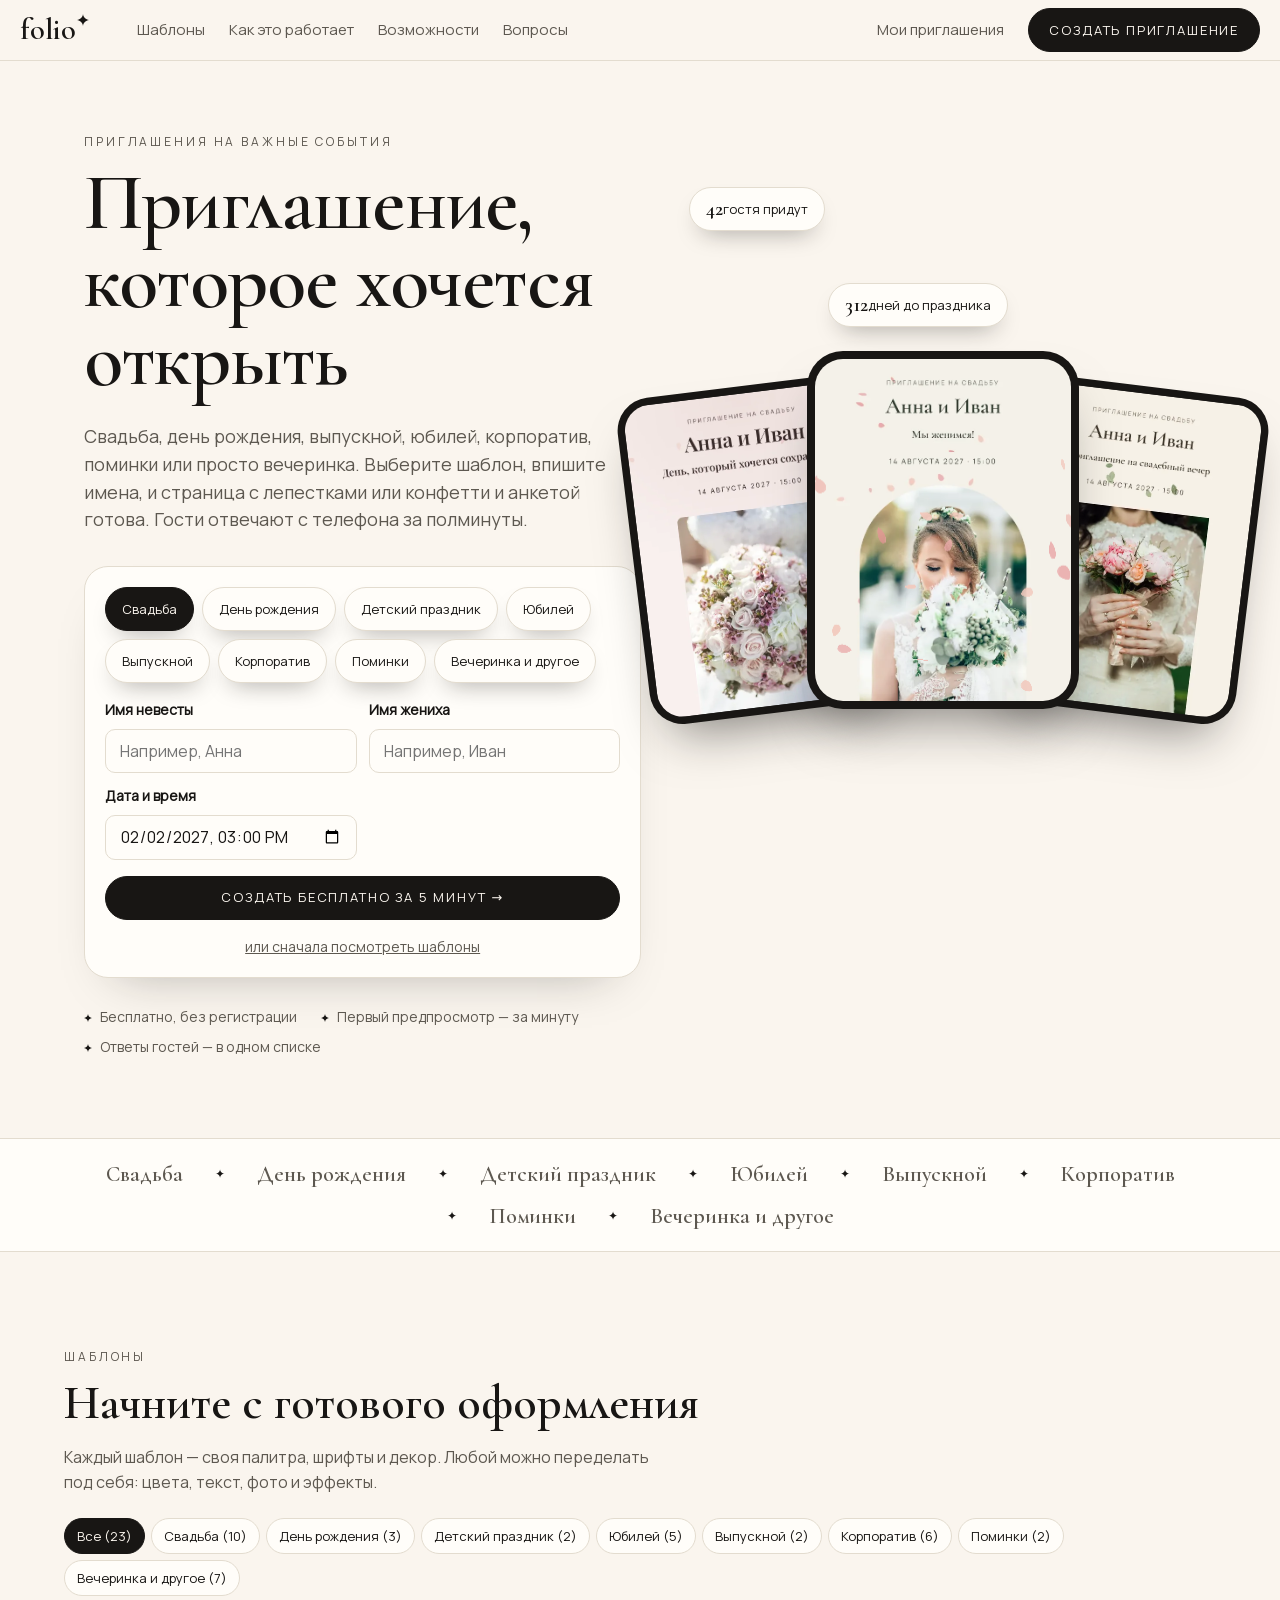
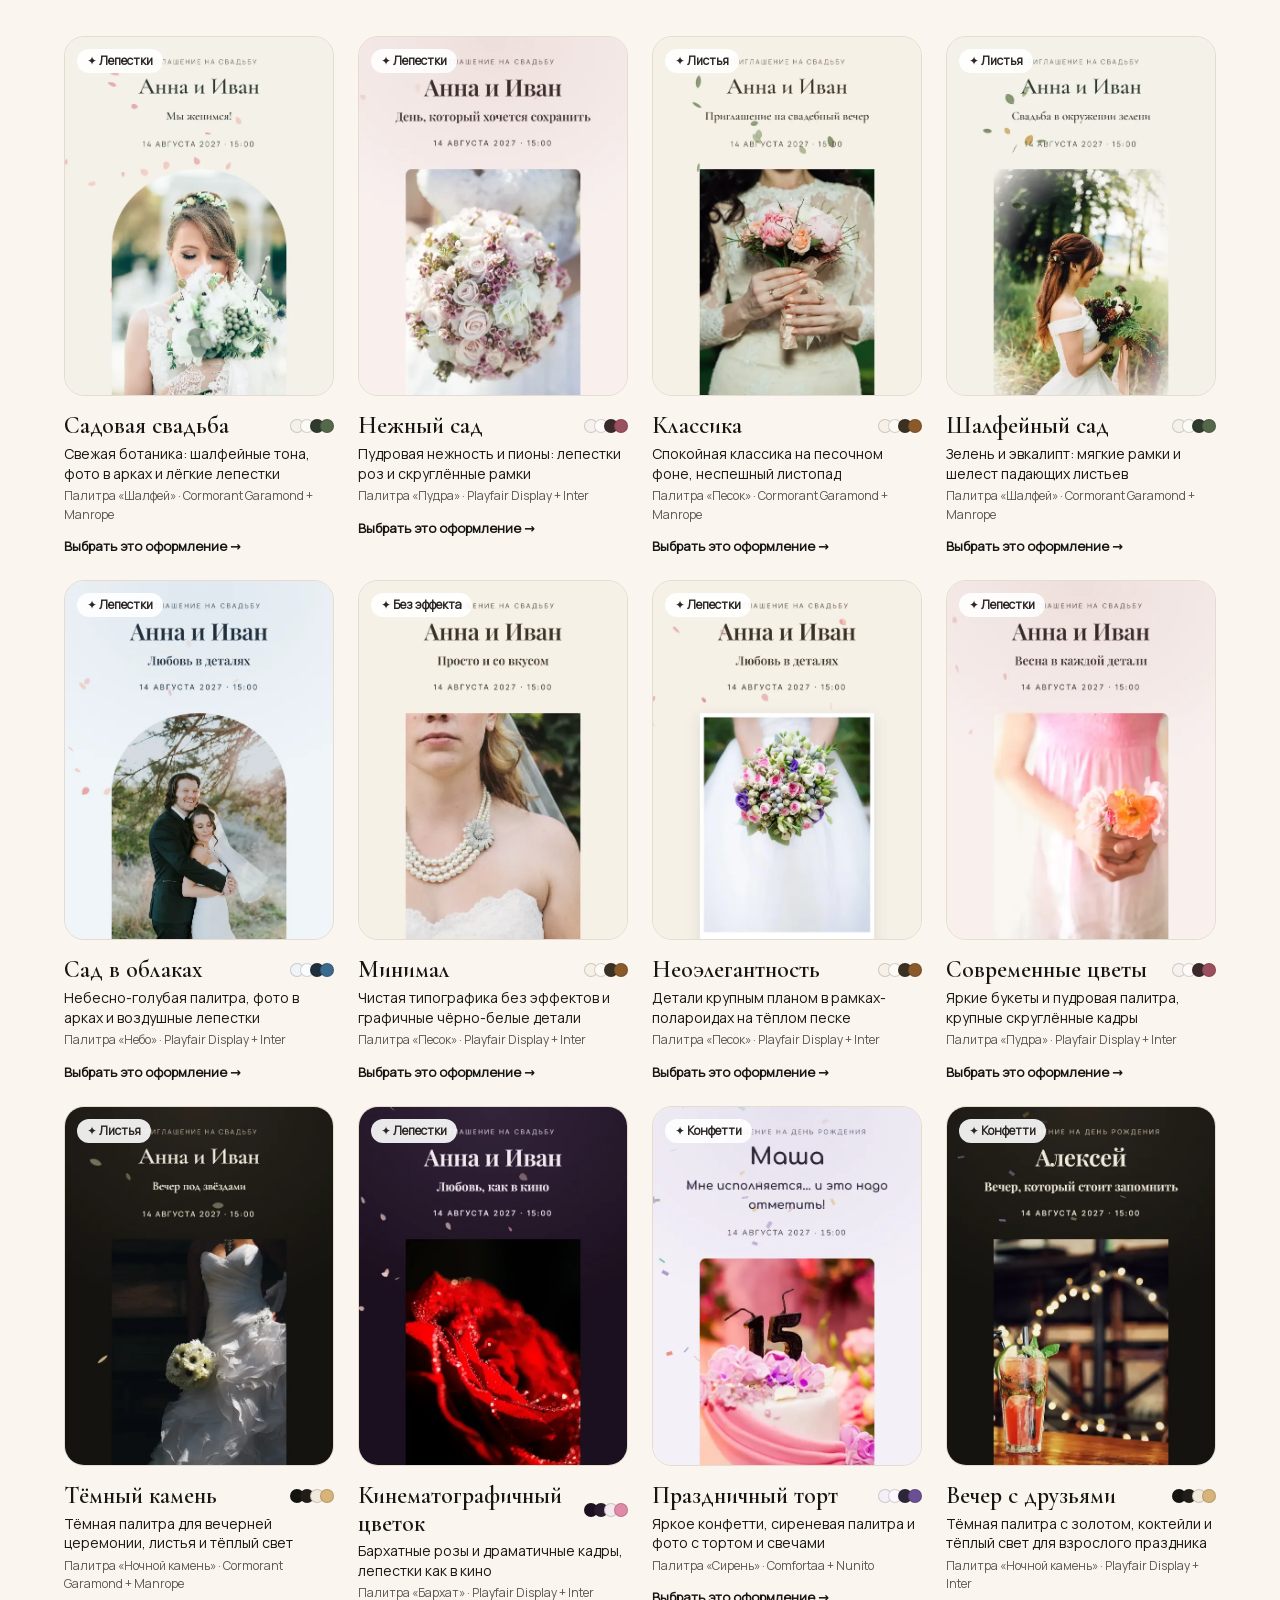
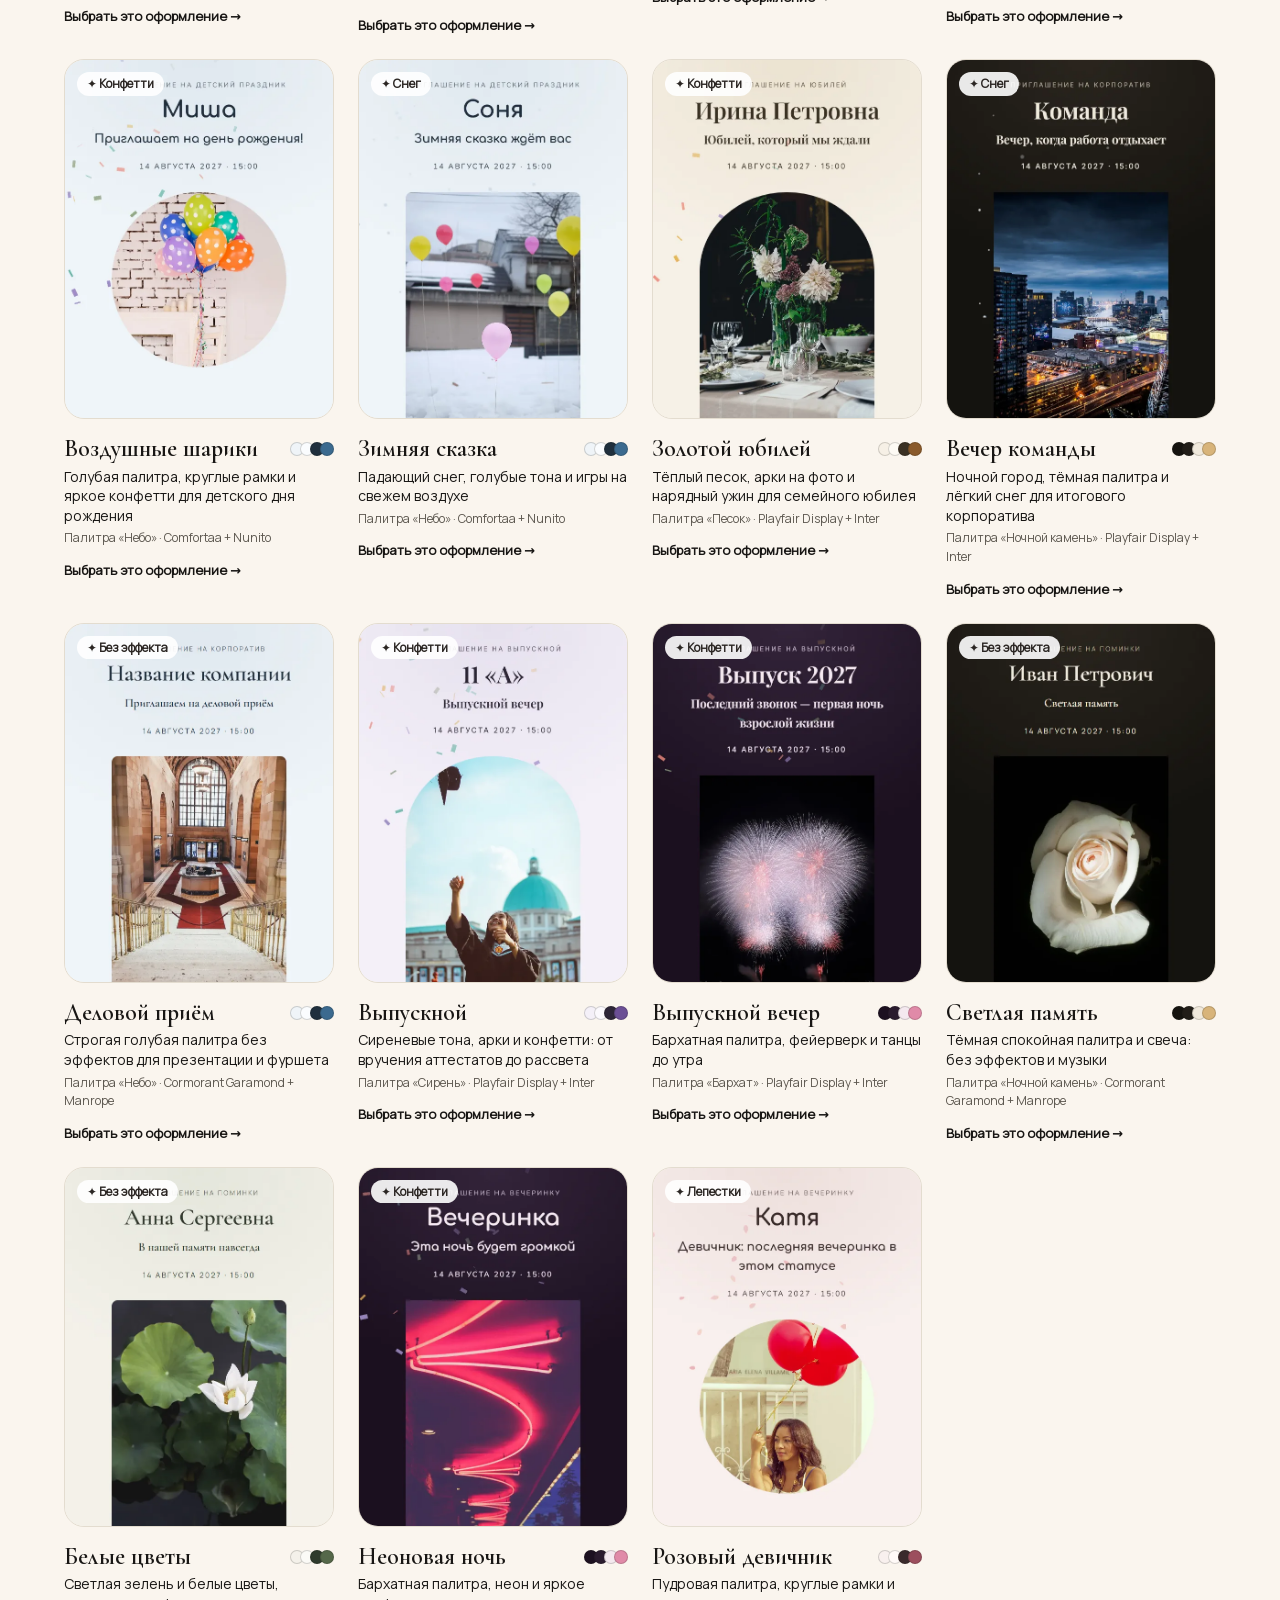
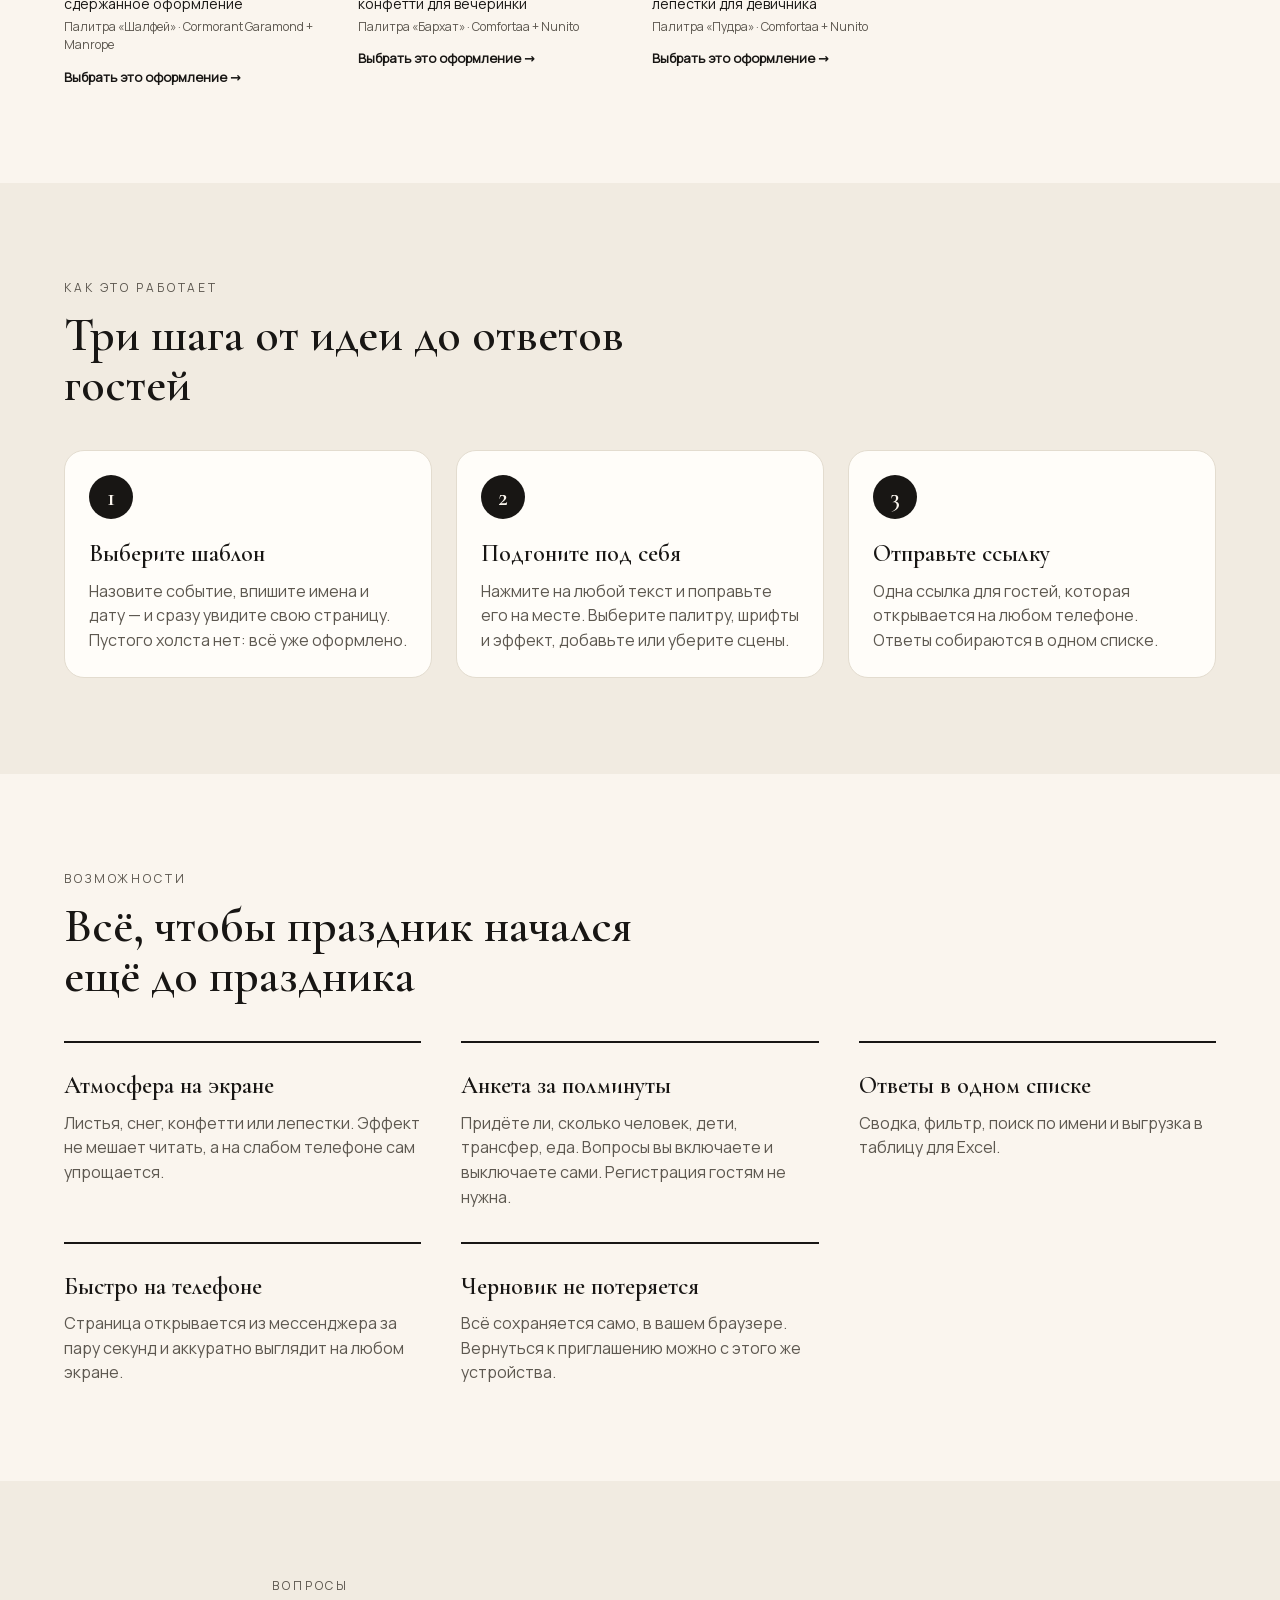
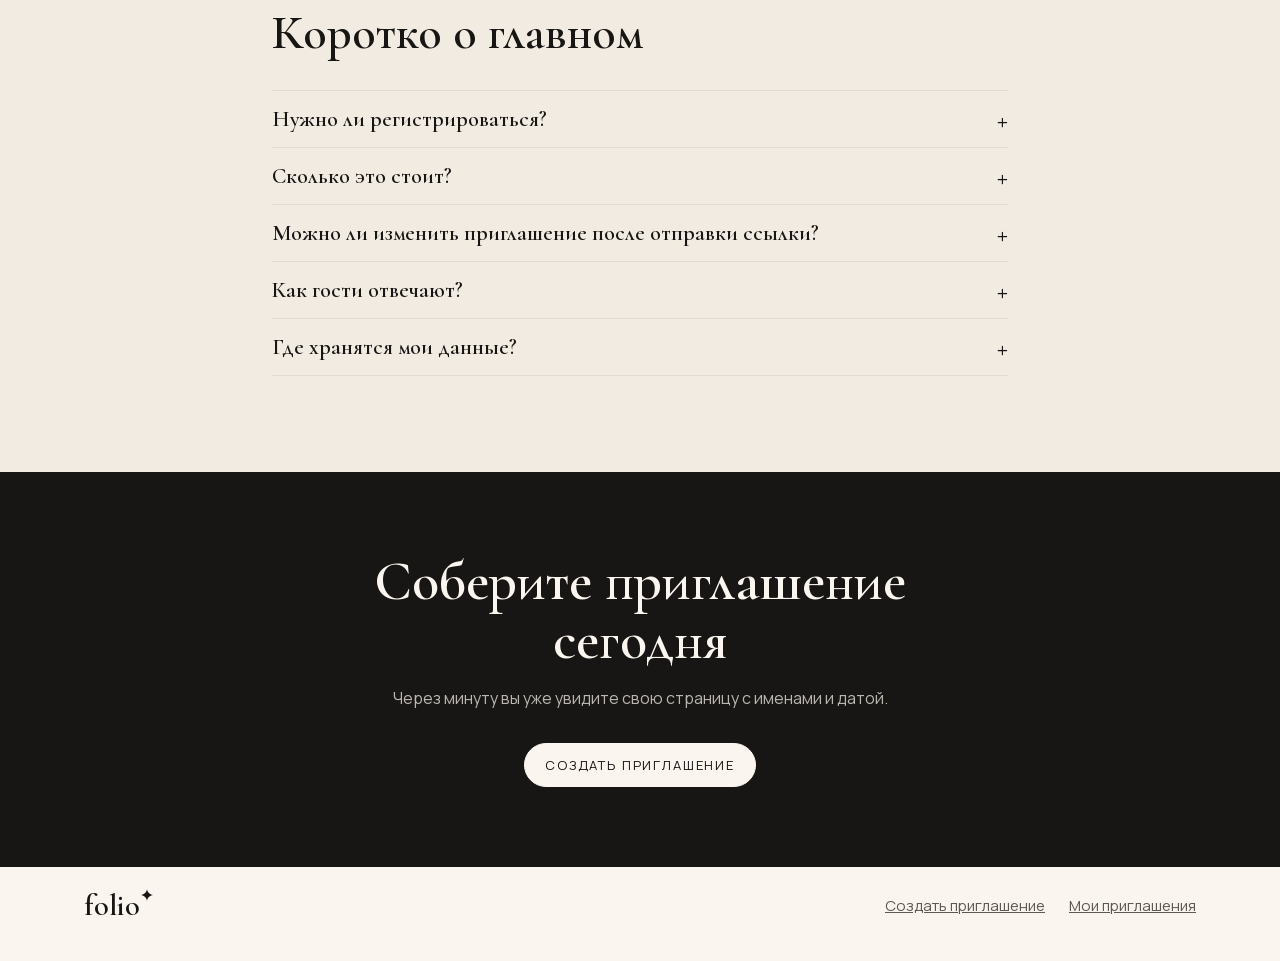
<file: index.html>
<!doctype html>
<html lang="ru">
<head>
<meta charset="utf-8">
<meta name="viewport" content="width=device-width, initial-scale=1">
<link rel="icon" href="data:,">
<title>Folio — приглашения на важные события</title>
<meta name="description" content="Страница-приглашение на свадьбу, день рождения или праздник: лепестки и конфетти на экране, анкета для гостей и список ответов. Бесплатно и без регистрации.">
  <script type="module" crossorigin src="./assets/index-R_Q552hJ.js"></script>
  <link rel="modulepreload" crossorigin href="./assets/src-D8iH9vTs.js">
  <link rel="modulepreload" crossorigin href="./assets/preload-helper-DiAALURu.js">
  <link rel="modulepreload" crossorigin href="./assets/responses-S1flWi3g.js">
  <link rel="modulepreload" crossorigin href="./assets/text-Bt5rcmWy.js">
  <link rel="modulepreload" crossorigin href="./assets/store-CVwdwq0f.js">
  <link rel="stylesheet" crossorigin href="./assets/index-DKgVDDf4.css">
</head>
<body class="app"><div id="root"><noscript>Для сервиса нужен JavaScript.</noscript></div></body>
</html>
</file>
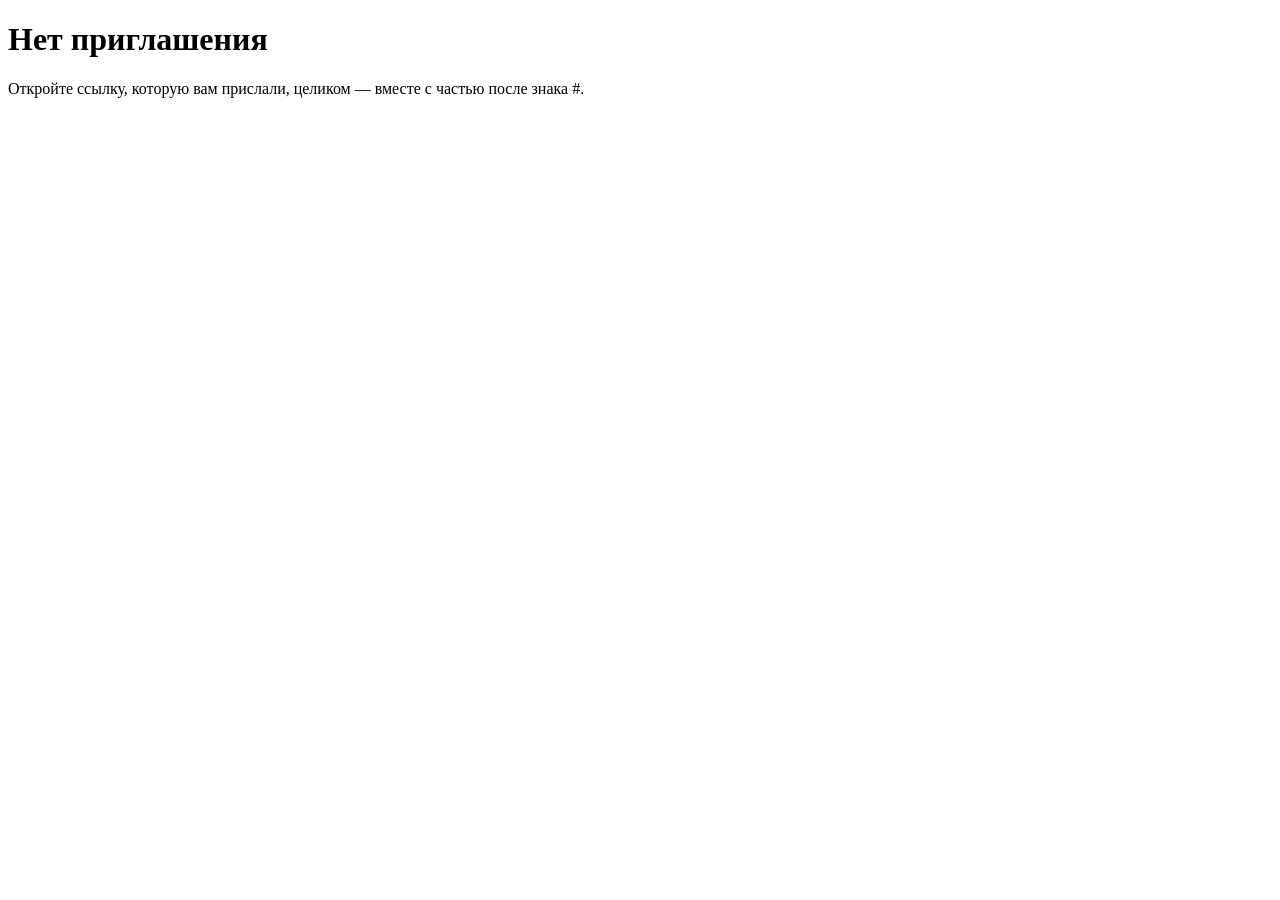
<file: guest.html>
<!doctype html>
<html lang="ru">
<head>
<meta charset="utf-8">
<meta name="viewport" content="width=device-width, initial-scale=1">
<meta name="robots" content="noindex, nofollow">
<link rel="icon" href="data:,">
<title>Приглашение</title>
  <script type="module" crossorigin src="./assets/guest-BSm7b0fv.js"></script>
  <link rel="modulepreload" crossorigin href="./assets/preload-helper-DiAALURu.js">
  <link rel="modulepreload" crossorigin href="./assets/src-D8iH9vTs.js">
  <link rel="modulepreload" crossorigin href="./assets/responses-S1flWi3g.js">
  <link rel="modulepreload" crossorigin href="./assets/runtime-C7wtqxE5.js">
</head>
<body></body>
</html>
</file>
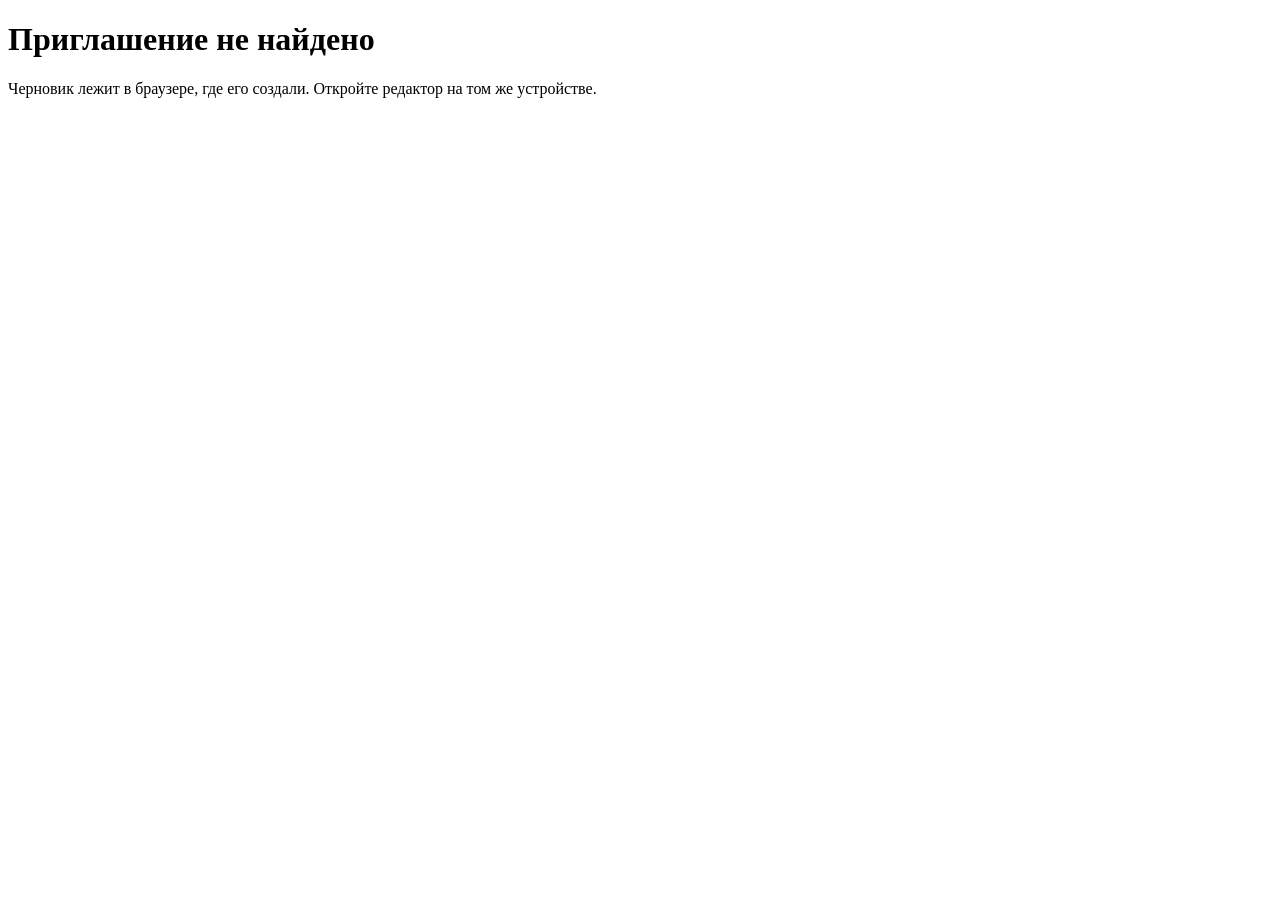
<file: preview.html>
<!doctype html>
<html lang="ru">
<head>
<meta charset="utf-8">
<meta name="viewport" content="width=device-width, initial-scale=1">
<meta name="robots" content="noindex, nofollow">
<link rel="icon" href="data:,">
<title>Приглашение</title>
  <script type="module" crossorigin src="./assets/preview-DVeQCbe-.js"></script>
  <link rel="modulepreload" crossorigin href="./assets/preload-helper-DiAALURu.js">
  <link rel="modulepreload" crossorigin href="./assets/store-CVwdwq0f.js">
  <link rel="modulepreload" crossorigin href="./assets/runtime-C7wtqxE5.js">
</head>
<body></body>
</html>
</file>
<file: assets/index-DKgVDDf4.css>
@font-face{font-family:Cormorant Garamond;font-style:normal;font-weight:600;font-display:swap;src:url(./cormorant-garamond-600-BOf6lexX.woff2)format("woff2")}@font-face{font-family:Manrope;font-style:normal;font-weight:400;font-display:swap;src:url(./manrope-400-BTtAeGo_.woff2)format("woff2")}.fonts-cormorant-manrope{--font-display:"Cormorant Garamond", Georgia, "Times New Roman", serif;--font-text:Manrope, system-ui, -apple-system, "Segoe UI", Roboto, sans-serif}.fp-0-0{object-position:0% 0%}.fp-0-1{object-position:0% 25%}.fp-0-2{object-position:0% 50%}.fp-0-3{object-position:0% 75%}.fp-0-4{object-position:0% 100%}.fp-1-0{object-position:25% 0%}.fp-1-1{object-position:25% 25%}.fp-1-2{object-position:25% 50%}.fp-1-3{object-position:25% 75%}.fp-1-4{object-position:25% 100%}.fp-2-0{object-position:50% 0%}.fp-2-1{object-position:50% 25%}.fp-2-2{object-position:50% 50%}.fp-2-3{object-position:50% 75%}.fp-2-4{object-position:50% 100%}.fp-3-0{object-position:75% 0%}.fp-3-1{object-position:75% 25%}.fp-3-2{object-position:75% 50%}.fp-3-3{object-position:75% 75%}.fp-3-4{object-position:75% 100%}.fp-4-0{object-position:100% 0%}.fp-4-1{object-position:100% 25%}.fp-4-2{object-position:100% 50%}.fp-4-3{object-position:100% 75%}.fp-4-4{object-position:100% 100%}.photo{background:var(--c-placeholder);margin:0;position:relative;overflow:hidden}.photo img{object-fit:cover;width:100%;height:100%;display:block}.frame-none{border-radius:0}.frame-rounded{border-radius:var(--radius)}.frame-arch{border-radius:50% 50% var(--radius) var(--radius) / 34% 34% var(--radius) var(--radius)}.photo.frame-circle{aspect-ratio:1;border-radius:50%}.frame-polaroid{background:#fff;border-radius:2px;padding:.5rem .5rem 1.75rem;box-shadow:0 1px 2px #00000024,0 10px 28px #0000001a}.frame-soft{background:0 0;border-radius:0;-webkit-mask-image:radial-gradient(#000 55%,#0000 98%);mask-image:radial-gradient(#000 55%,#0000 98%)}.filter-none img{filter:none}.filter-warm img{filter:sepia(.18)saturate(1.08)}.filter-cool img{filter:saturate(.95)hue-rotate(-8deg)brightness(1.02)}.filter-mono img{filter:grayscale()contrast(1.05)}.filter-soft img{filter:brightness(1.05)contrast(.92)saturate(.92)}.filter-film img{filter:sepia(.28)contrast(1.1)saturate(1.1)brightness(.98)}.editor>*{min-width:0}.modes{border-bottom:1px solid var(--line);background:var(--paper);gap:.5rem;padding:.625rem 1.25rem;display:flex;overflow-x:auto}.modes__item{border:1px solid var(--line);background:var(--surface);min-height:2.5rem;color:var(--muted);font:inherit;cursor:pointer;border-radius:999px;flex:none;padding:0 1rem;font-size:.875rem}.modes__item:hover{color:var(--ink)}.modes__item[aria-current=page]{border-color:var(--ink);background:var(--ink);color:var(--paper);font-weight:600}.mode-panel{gap:1.5rem;padding:1rem 1.25rem 1.5rem;display:grid}.mode-panel__title{letter-spacing:.18em;text-transform:uppercase;color:var(--muted);margin:0 0 .5rem;font-size:.75rem;font-weight:400}.mode-sheet{z-index:15;border-top:1px solid var(--line);background:var(--surface);border-radius:1.25rem 1.25rem 0 0;max-height:46%;position:absolute;bottom:0;left:0;right:0;overflow-y:auto;box-shadow:0 -1rem 2rem -1.25rem #18161473}.choice-grid,.choice-list{gap:.5rem;margin:0;padding:0;list-style:none;display:grid}.choice-grid{grid-template-columns:repeat(auto-fill,minmax(8rem,1fr))}.choice{width:100%;min-height:var(--tap);border:2px solid var(--line);border-radius:var(--radius);background:var(--paper);color:inherit;font:inherit;text-align:left;cursor:pointer;gap:.5rem;padding:.5rem;display:grid}.choice:hover{border-color:var(--muted)}.choice[aria-pressed=true]{border-color:var(--ink);background:var(--surface)}.choice--row{gap:.125rem;padding:.625rem .75rem}.choice__name{font-size:.875rem;font-weight:600}.choice__swatches{border:1px solid var(--line);border-radius:.5rem;grid-template-columns:repeat(4,1fr);display:grid;overflow:hidden}.color-swatch{background:var(--swatch,transparent);height:2rem;display:block}.choice__sample{font-size:1.375rem;line-height:1.2}.choice__sample--text{color:var(--muted);font-size:.875rem}.effect-thumb{aspect-ratio:4/3;background:var(--soft);border-radius:.5rem;display:block;position:relative;overflow:hidden}.effect-thumb--none:after{content:"—";color:var(--muted);place-items:center;font-size:1.5rem;display:grid;position:absolute;inset:0}.segmented{border:1px solid var(--line);background:var(--paper);border-radius:999px;gap:.25rem;padding:.25rem;display:flex}.segmented__item{min-height:2.5rem;color:inherit;font:inherit;cursor:pointer;background:0 0;border:0;border-radius:999px;flex:1;padding:0 .5rem;font-size:.875rem}.segmented__item[aria-pressed=true]{background:var(--ink);color:var(--paper)}.segmented__item:disabled{opacity:.4;cursor:default}.switch{min-height:var(--tap);cursor:pointer;align-items:flex-start;gap:.75rem;display:flex;position:relative}.switch__input{opacity:0;position:absolute}.switch__track{background:var(--line);border-radius:999px;flex:none;width:2.75rem;height:1.5rem;margin-top:.625rem;transition:background .15s;position:relative}.switch__track:after{content:"";background:var(--surface);border-radius:50%;width:1.125rem;height:1.125rem;transition:transform .15s;position:absolute;top:.1875rem;left:.1875rem}.switch__input:checked+.switch__track{background:var(--ink)}.switch__input:checked+.switch__track:after{transform:translate(1.25rem)}.switch__input:focus-visible+.switch__track{outline:3px solid var(--ink);outline-offset:2px}.switch__text{padding-top:.5rem;font-size:.9375rem;display:grid}.switch__hint{color:var(--muted);font-size:.8125rem}.check{min-height:var(--tap);align-items:center;gap:.5rem;font-size:.875rem;display:flex}.check input{width:1.25rem;height:1.25rem}.tracks{margin-top:1rem}.tracks__mood{margin:0 0 .375rem;font-size:.875rem;font-weight:600}.tracks__list{gap:.375rem;margin:0;padding:0;list-style:none;display:grid}.track{border:2px solid var(--line);border-radius:var(--radius);align-items:center;gap:.5rem;padding:.375rem .5rem .375rem .75rem;display:flex}.track[data-chosen=true]{border-color:var(--ink)}.track__info{flex:1;min-width:0;display:grid}.track__title{text-overflow:ellipsis;white-space:nowrap;font-size:.9375rem;overflow:hidden}.track__time{font-variant-numeric:tabular-nums;color:var(--muted);font-size:.75rem}.track__btn{min-width:var(--tap);padding:0 .75rem}.track__btn[aria-pressed=true]{background:var(--ink);color:var(--paper)}.questions{gap:.5rem;margin:0;padding:0;list-style:none;display:grid}.question{border:1px solid var(--line);border-radius:var(--radius);padding:.25rem .75rem .5rem}.question[data-enabled=false]{background:var(--paper)}.options{gap:.5rem;padding-top:.25rem;display:grid}.options__label{color:var(--muted);margin:0;font-size:.8125rem}.options__list{gap:.375rem;margin:0;padding:0;list-style:none;display:grid}.options__item{gap:.375rem;display:flex}.options__item .input{flex:1}.slug{gap:.5rem;display:grid}.slug__label{font-size:.875rem;font-weight:600}.slug__row{align-items:center;gap:.5rem;display:flex}.slug__input{flex:1;min-width:0}.slug__suffix{color:var(--muted);overflow-wrap:anywhere;font-size:.875rem}.slug__message{min-height:1.25rem;color:var(--muted);margin:0;font-size:.8125rem}.slug__message[data-state=ok]{color:var(--ok)}.slug__message[data-state=bad]{color:var(--danger)}.custom-colors{grid-template-columns:repeat(2,1fr);gap:.5rem;margin:.5rem 0;display:grid}.custom-colors__item{border:1px solid var(--line);background:var(--surface);border-radius:.75rem;align-items:center;gap:.625rem;padding:.375rem .625rem;font-size:.875rem;display:flex}.custom-colors__input{border:1px solid var(--line);cursor:pointer;background:0 0;border-radius:.5rem;flex:none;width:2.25rem;height:2.25rem;padding:0}.custom-colors__problems{margin:0 0 .5rem;padding-left:1.5rem}.print-box{gap:.5rem;margin-top:.75rem;display:grid}.linkbox{gap:.5rem;margin-bottom:.75rem;display:grid}.publish-state{margin:0 0 .75rem;font-size:.9375rem}.publish-state[data-changes=true]{color:var(--danger)}.notice{border:1px solid var(--line);border-radius:var(--radius);margin:0;padding:.75rem 1rem;font-size:.875rem}.notice--bad{border-color:var(--danger);color:var(--danger)}.guest-view{background:var(--soft);width:100vw;max-width:none;height:100dvh;max-height:none;color:var(--ink);border:0;margin:0;padding:0}.guest-view[open]{grid-template-rows:auto 1fr auto;display:grid}.guest-view__bar,.guest-view__foot{background:var(--paper);align-items:center;gap:.75rem;padding:.5rem 1rem;display:flex}.guest-view__bar{border-bottom:1px solid var(--line);justify-content:space-between}.guest-view__foot{border-top:1px solid var(--line);justify-content:flex-end}.guest-view__title,.guest-view__note{color:var(--muted);font-size:.875rem}.guest-view__stage{justify-content:center;min-height:0;padding:1rem;display:flex}.guest-view__frame{border:1px solid var(--line);background:var(--surface);border-radius:1.5rem;width:390px;max-width:100%;height:100%}@media (width<=56rem){.modes{padding:0 .5rem}.guest-view__stage{padding:0}.guest-view__frame{border:0;border-radius:0}}.tariffs{gap:.625rem;margin:.75rem 0 0;padding:0;list-style:none;display:grid}.tariff{border:2px solid var(--line);border-radius:var(--radius);background:var(--paper);gap:.5rem;padding:.875rem 1rem;display:grid}.tariff[data-current=true]{border-color:var(--ink);background:var(--surface)}.tariff__head{justify-content:space-between;align-items:baseline;gap:.75rem;display:flex}.tariff__price{font-family:var(--display);font-size:1.5rem;font-weight:600}.tariff__features{margin:0;padding-left:1.125rem;font-size:.875rem}.tariff__state{color:var(--ok);margin:0;font-size:.875rem;font-weight:600}.cabinet{max-width:72rem;margin:0 auto;padding:1.5rem 1.25rem 4rem}.cabinet__narrow{max-width:28rem;margin:2rem auto}.cabinet__form{gap:1rem;margin-top:1rem;display:grid}.cabinet__projects{gap:.5rem;margin:1rem 0;padding:0;list-style:none;display:grid}.cabinet__project{border:1px solid var(--line);border-radius:var(--radius);background:var(--surface);justify-content:space-between;align-items:center;gap:1rem;padding:.75rem 1rem;display:flex}.summary{grid-template-columns:repeat(auto-fill,minmax(8rem,1fr));gap:.75rem;margin:1rem 0;display:grid}.summary__tile{border:1px solid var(--line);border-radius:var(--radius);background:var(--surface);gap:.125rem;padding:.875rem 1rem;display:grid}.summary__num{font-family:var(--display);font-size:2rem;font-weight:600;line-height:1}.summary__label{color:var(--muted);font-size:.8125rem}.summary__food{margin:0 0 1rem}.cabinet__filter{flex-wrap:wrap;align-items:center;gap:.75rem;margin:1rem 0;display:flex}.cabinet__filter .input{flex:12rem;max-width:20rem}.cabinet__radio{cursor:pointer;align-items:center;gap:.375rem;padding:0 .875rem;display:inline-flex}.cabinet__radio:has(input:checked){background:var(--ink);color:var(--paper)}.cabinet__radio input{accent-color:var(--ink)}.cabinet__export{gap:.5rem;margin-left:auto;display:flex}.cabinet__scroll{border:1px solid var(--line);border-radius:var(--radius);background:var(--surface);overflow-x:auto}.cabinet__table{border-collapse:collapse;width:100%;font-size:.9375rem}.cabinet__table th,.cabinet__table td{border-bottom:1px solid var(--line);text-align:left;vertical-align:top;padding:.625rem .875rem}.cabinet__table thead th{letter-spacing:.08em;text-transform:uppercase;color:var(--muted);white-space:nowrap;font-size:.75rem;font-weight:600}.cabinet__table tbody th{font-weight:600}.cabinet__table .is-declined{color:var(--muted)}.cabinet__count{color:var(--muted);margin:.75rem 0;font-size:.875rem}@media (width<=40rem){.cabinet__export{width:100%;margin-left:0}}.land{scroll-behavior:smooth;scroll-padding-top:4.5rem}.land__bar{z-index:30;background:color-mix(in srgb, var(--paper) 88%, transparent);-webkit-backdrop-filter:blur(.75rem);backdrop-filter:blur(.75rem);position:sticky;top:0}.land__nav{gap:1.5rem;margin-left:2rem;display:none}.land__nav a,.land__login{color:var(--muted);font-size:.9375rem;text-decoration:none}.land__nav a:hover,.land__login:hover{color:var(--ink)}.land__login{padding:0 .5rem}.btn--big{min-height:3.25rem;padding:0 1.75rem;font-size:1.0625rem}.hero{align-items:center;gap:2.5rem;max-width:72rem;margin:0 auto;padding:2.5rem 1.25rem 3rem;display:grid}.hero__title{font-family:var(--display);letter-spacing:-.01em;margin:0;font-size:clamp(2.75rem,10vw,5rem);font-weight:600;line-height:.98}.hero__lead{max-width:34rem;color:var(--muted);margin:1.5rem 0 2rem;font-size:1.125rem}.quick{border:1px solid var(--line);background:var(--surface);border-radius:1.5rem;gap:1rem;max-width:38rem;padding:1.25rem;display:grid;box-shadow:0 1.5rem 3rem -2rem #18161459}.quick__row{gap:.75rem;display:grid}.quick .field[hidden]{display:none}.quick__submit{width:100%}.quick__link{color:var(--muted);justify-self:center;font-size:.875rem}@media (width>=40rem){.quick__row{grid-template-columns:1fr 1fr}}.hero__actions{flex-wrap:wrap;gap:.75rem;display:flex}.hero__facts{color:var(--muted);flex-wrap:wrap;gap:.5rem 1.5rem;margin:1.75rem 0 0;padding:0;font-size:.875rem;list-style:none;display:flex}.hero__facts li:before{content:"";background:url(./spark-BTyBLwBX.svg) 50%/contain no-repeat;width:.5rem;height:.5rem;margin-right:.5rem;display:inline-block}.hero__stage{width:100%;max-width:34rem;height:27rem;margin:0 auto;position:relative}.phone{background:var(--ink);border-radius:2.25rem;width:15rem;margin:0;padding:.5rem;position:absolute;top:0;left:50%;box-shadow:0 2rem 3.5rem -1.5rem #1816148c}.phone__screen{aspect-ratio:3/4;background:var(--soft);border-radius:1.75rem;display:block;position:relative;overflow:hidden}.phone__screen img{object-fit:cover;width:100%;height:100%;display:block}.phone--1{z-index:3;transform:translate(-50%)translateY(1.25rem)}.phone--2{z-index:2;display:none;transform:translate(-118%)translateY(2.5rem)rotate(-7deg)scale(.92)}.phone--3{z-index:1;display:none;transform:translate(18%)translateY(2.5rem)rotate(7deg)scale(.92)}.chip{z-index:5;border:1px solid var(--line);background:var(--surface);border-radius:999px;padding:.5rem .875rem;font-size:.8125rem;position:absolute;box-shadow:0 .75rem 1.5rem -.75rem #18161466}.chip__num{font-family:var(--display);font-size:1.25rem;font-weight:600}.chip--rsvp{bottom:9rem;right:0}.chip--count{bottom:3rem;left:0}@media (prefers-reduced-motion:no-preference){.chip--rsvp{animation:6s ease-in-out infinite float}.chip--count{animation:7s ease-in-out -2s infinite float}@keyframes float{50%{transform:translateY(-.5rem)}}}.events{border-block:1px solid var(--line);background:var(--surface)}.events__list{max-width:72rem;font-family:var(--display);color:var(--muted);flex-wrap:wrap;justify-content:center;gap:.5rem 2rem;margin:0 auto;padding:1.125rem 1.25rem;font-size:1.375rem;list-style:none;display:flex}.events__list li+li:before{content:"✦";vertical-align:.2em;color:var(--ink);margin-right:2rem;font-size:.75rem}.band{padding:4.5rem 1.25rem}.band--alt{background:var(--soft)}.band__inner{max-width:72rem;margin:0 auto}.band__inner--narrow{max-width:46rem}.band__title{max-width:40rem;font-family:var(--display);margin:0;font-size:clamp(2rem,6vw,3rem);font-weight:600;line-height:1.05}.band__lead{max-width:38rem;color:var(--muted);margin:1rem 0 0}.showcase__filters{margin-top:1.5rem}.showcase__item[hidden]{display:none}.showcase{grid-template-columns:repeat(auto-fill,minmax(13.5rem,1fr));gap:1.5rem;margin:2.5rem 0 0;padding:0;list-style:none;display:grid}.showcase__card{color:inherit;gap:.25rem;text-decoration:none;display:grid}.showcase__poster{aspect-ratio:3/4;border:1px solid var(--line);background:var(--soft);border-radius:1.25rem;transition:transform .25s,box-shadow .25s;display:block;position:relative;overflow:hidden}.showcase__poster img{object-fit:cover;width:100%;height:100%;display:block}.showcase__card:hover .showcase__poster,.showcase__card:focus-visible .showcase__poster{transform:translateY(-.375rem);box-shadow:0 1.5rem 2.5rem -1.25rem #18161473}.showcase__head{justify-content:space-between;align-items:center;gap:.75rem;margin-top:.75rem;display:flex}.showcase__title{font-family:var(--display);font-size:1.5rem;font-weight:600;line-height:1.15}.showcase__desc{color:var(--ink);font-size:.875rem;line-height:1.4}.showcase__meta{color:var(--muted);font-size:.75rem}.showcase__cta{color:var(--ink);margin-top:.5rem;font-size:.8125rem;font-weight:600}.steps{gap:1.5rem;margin:2.5rem 0 0;padding:0;list-style:none;display:grid}.step{border:1px solid var(--line);background:var(--surface);border-radius:1.25rem;padding:1.5rem}.step__num{background:var(--ink);width:2.75rem;height:2.75rem;color:var(--paper);font-family:var(--display);border-radius:50%;place-items:center;font-size:1.5rem;font-weight:600;display:grid}.step__title,.feature__title{font-family:var(--display);margin:1rem 0 .375rem;font-size:1.5rem;font-weight:600}.step p,.feature p{color:var(--muted);margin:0}.features{gap:2rem 2.5rem;margin:2.5rem 0 0;padding:0;list-style:none;display:grid}.feature{border-top:2px solid var(--ink);padding-top:1rem}.feature__title{margin-top:.5rem}.faq{border-top:1px solid var(--line);margin-top:2rem}.faq__item{border-bottom:1px solid var(--line)}.faq__item summary{min-height:3.5rem;font-family:var(--display);cursor:pointer;justify-content:space-between;align-items:center;gap:1rem;font-size:1.375rem;font-weight:600;list-style:none;display:flex}.faq__item summary::-webkit-details-marker{display:none}.faq__item summary:after{content:"+";font-size:1.75rem;font-weight:400}.faq__item[open] summary:after{content:"−"}.faq__item p{color:var(--muted);margin:0 0 1.25rem}.final{background:var(--ink);color:var(--paper);text-align:center;padding:5rem 1.25rem}.final__title{max-width:36rem;font-family:var(--display);margin:0 auto;font-size:clamp(2.25rem,7vw,3.5rem);font-weight:600;line-height:1.05}.final__lead{color:color-mix(in srgb, var(--paper) 72%, transparent);margin:1rem 0 2rem}.final .btn--primary{border-color:var(--paper);background:var(--paper);color:var(--ink)}.land__foot{flex-wrap:wrap;justify-content:space-between;align-items:center;gap:1rem;max-width:72rem;margin:0 auto;padding:1.5rem 1.25rem 2.5rem;display:flex}.land__foot nav{gap:1.5rem;display:flex}.land__foot nav a{color:var(--muted);font-size:.9375rem}@media (width>=48rem){.land__nav{display:flex}.steps{grid-template-columns:repeat(3,1fr)}.features{grid-template-columns:repeat(2,1fr)}.band{padding:6rem 1.25rem}}@media (width>=56rem){.hero{grid-template-columns:1.1fr 1fr;gap:3rem;padding-top:4.5rem;padding-bottom:5rem}.hero__stage{height:33rem}.phone{width:17rem}.phone--2,.phone--3{display:block}.features{grid-template-columns:repeat(3,1fr)}}@media (width<=30rem){.hero__stage{height:23rem}.phone{width:13rem}.chip--rsvp{bottom:6rem}.chip--count{bottom:1.5rem}.events__list li+li:before{margin-right:1rem}.events__list{gap:.5rem 1rem;font-size:1.125rem}}:root{--paper:#faf5ee;--surface:#fffdf9;--ink:#181614;--muted:#5d5850;--line:#e3dccf;--soft:#f1ebe1;--danger:#a23b2a;--ok:#3f6b3a;--radius:.75rem;--c-placeholder:var(--soft);--tap:2.75rem;--display:"Cormorant Garamond", Georgia, "Times New Roman", serif;--text:Manrope, system-ui, -apple-system, "Segoe UI", Roboto, sans-serif}*,:before,:after{box-sizing:border-box}body.app{background:var(--paper);color:var(--ink);font-family:var(--text);-webkit-font-smoothing:antialiased;margin:0;font-size:1rem;line-height:1.55}:focus-visible{outline:3px solid var(--ink);outline-offset:2px}.kicker{letter-spacing:.24em;text-transform:uppercase;color:var(--muted);margin:0 0 .75rem;font-size:.75rem}.visually-hidden{clip-path:inset(50%);white-space:nowrap;width:1px;height:1px;position:absolute;overflow:hidden}.topbar{border-bottom:1px solid var(--line);background:var(--paper);align-items:center;gap:1rem;min-height:3.5rem;padding:.5rem 1.25rem;display:flex}.wordmark{font-family:var(--display);color:var(--ink);align-items:flex-start;font-size:1.875rem;font-weight:600;line-height:1;text-decoration:none;display:inline-flex}.wordmark__spark{background:url(./spark-BTyBLwBX.svg) 50%/contain no-repeat;width:.4em;height:.4em;margin:-.05em 0 0 .04em}.topbar__spacer{flex:1}.btn{min-height:var(--tap);border:1px solid var(--ink);color:var(--ink);font:inherit;letter-spacing:.14em;text-transform:uppercase;cursor:pointer;background:0 0;border-radius:999px;justify-content:center;align-items:center;gap:.5rem;padding:.5rem 1.25rem;font-size:.8125rem;text-decoration:none;display:inline-flex}.btn--primary{background:var(--ink);color:var(--paper)}.btn--danger{border-color:var(--danger);color:var(--danger)}.btn--quiet{border-color:#0000}.btn:disabled{opacity:.4;cursor:default}.icon-btn{min-width:var(--tap);min-height:var(--tap);border:1px solid var(--line);background:var(--surface);color:var(--ink);font:inherit;cursor:pointer;border-radius:999px;justify-content:center;align-items:center;font-size:1.125rem;display:inline-flex}.icon-btn:disabled{opacity:.35;cursor:default}.create{max-width:34rem;margin:0 auto;padding:2rem 1.25rem 4rem}.create__title{font-family:var(--display);margin:0 0 1.5rem;font-size:clamp(2.125rem,7vw,2.75rem);font-weight:600;line-height:1.05}.form{gap:1.5rem;display:grid}.field{border:0;gap:.5rem;margin:0;padding:0;display:grid}.field__label{padding:0;font-size:.875rem;font-weight:600}.field__hint{color:var(--muted);margin:0;font-size:.8125rem}.field__row{grid-template-columns:1fr 1fr;gap:.75rem;display:grid}.input{width:100%;min-height:var(--tap);border:1px solid var(--line);background:var(--surface);color:var(--ink);font:inherit;border-radius:.625rem;padding:.5rem .875rem}.chips{flex-wrap:wrap;gap:.5rem;display:flex}.chip{min-height:var(--tap);border:1px solid var(--line);background:var(--surface);cursor:pointer;border-radius:999px;align-items:center;padding:0 1rem;display:inline-flex;position:relative}.chip input{opacity:0;pointer-events:none;position:absolute}.chip:has(input:checked){border-color:var(--ink);background:var(--ink);color:var(--paper)}.chip:has(input:focus-visible){outline:3px solid var(--ink);outline-offset:2px}.form__error{color:var(--danger);margin:0;font-size:.875rem}.gallery-step{max-width:68rem;margin:0 auto;padding:2rem 1.25rem 4rem}.templates{grid-template-columns:repeat(auto-fill,minmax(14rem,1fr));gap:1.25rem;margin:1.5rem 0 0;padding:0;list-style:none;display:grid}.template-card{width:100%;color:inherit;font:inherit;text-align:left;cursor:pointer;background:0 0;border:0;gap:.75rem;padding:0;display:grid}.template-card__poster{aspect-ratio:3/4;border:1px solid var(--line);background:var(--soft);border-radius:1rem;transition:transform .25s,box-shadow .25s;position:relative;overflow:hidden}.template-card__poster img{object-fit:cover;width:100%;height:100%;display:block}.template-card.is-active .template-card__poster,.template-card:hover .template-card__poster{transform:translateY(-.25rem);box-shadow:0 1.25rem 2.5rem -1.5rem #18161473}.create__subtitle{font-family:var(--display);margin:1.5rem 0 0;font-size:1.5rem;font-weight:600}.template-card__remove{margin-top:.5rem}.template-save{gap:.75rem;display:grid}.more-templates{margin-top:2rem}.more-templates summary{cursor:pointer;padding:.5rem 0;font-weight:600}.template-card__head{justify-content:space-between;align-items:center;gap:.75rem;display:flex}.template-card__title{font-family:var(--display);font-size:1.375rem;font-weight:600}.template-card__desc{font-size:.875rem;line-height:1.4}.template-card__meta{color:var(--muted);font-size:.75rem}.dots{flex:none;display:inline-flex}.dots i{background:var(--dot,transparent);border:1px solid #1816142e;border-radius:50%;width:.875rem;height:.875rem;margin-left:-.25rem}.effect-badge{z-index:2;color:#2b2623;pointer-events:none;background:#ffffffe6;border-radius:999px;padding:.25rem .625rem;font-size:.75rem;font-weight:600;line-height:1.3;position:absolute;top:.75rem;left:.75rem}.effects-layer--contained{z-index:1;pointer-events:none;width:100%;height:100%;position:absolute;inset:0}.editor{grid-template-rows:auto 1fr;height:100dvh;display:grid}.editor__body{grid-template-columns:1fr 24rem;min-height:0;display:grid}.side{border-left:1px solid var(--line);background:var(--surface);overflow-y:auto}.topbar__title{border-left:1px solid var(--line);text-overflow:ellipsis;white-space:nowrap;max-width:16rem;padding-left:1rem;font-size:.9375rem;font-weight:600;overflow:hidden}.segmented{border:1px solid var(--line);background:var(--surface);border-radius:999px;padding:.1875rem;display:inline-flex}.segmented button{min-height:2.25rem;color:var(--muted);font:inherit;cursor:pointer;background:0 0;border:0;border-radius:999px;padding:0 .875rem;font-size:.8125rem}.segmented button[aria-pressed=true]{background:var(--ink);color:var(--paper)}.content-panel{gap:1.5rem;padding:1.25rem;display:grid}.card{border:1px solid var(--line);background:var(--soft);border-radius:1rem;gap:.75rem;padding:1rem;display:grid}.card__title{font-family:var(--display);margin:0;font-size:1.375rem;font-weight:600}.card__title--plain{margin-bottom:.25rem}.tags{flex-wrap:wrap;gap:.375rem;display:flex}.tag{border:1px solid var(--line);background:var(--surface);min-height:2.25rem;color:var(--ink);font:inherit;cursor:pointer;border-radius:999px;padding:0 .75rem;font-size:.8125rem}.tag[aria-pressed=true]{border-color:var(--ink);background:var(--ink);color:var(--paper)}.tour{z-index:60;border:1px solid var(--ink);background:var(--surface);border-radius:1rem;width:min(20rem,100vw - 2rem);padding:1rem 1.125rem;position:fixed;box-shadow:0 1.5rem 3rem -1rem #1816148c}.tour__count{letter-spacing:.12em;text-transform:uppercase;color:var(--muted);margin:0;font-size:.75rem}.tour__title{font-family:var(--display);margin:.25rem 0 .5rem;font-size:1.375rem;font-weight:600}.tour__text{margin:0 0 .75rem;font-size:.9375rem}.tour__actions{flex-wrap:wrap;justify-content:flex-end;gap:.5rem;display:flex}.tour-target{outline:3px solid var(--ink);outline-offset:-3px;transition:outline-color .2s}.mode-hint{color:var(--muted);margin:0;padding:.875rem 1.25rem 0;font-size:.875rem}.scenes{gap:.5rem;margin:.75rem 0 0;padding:0;list-style:none;display:grid}.scene__layout{color:var(--muted);flex:1 0 100%;order:5;align-items:center;gap:.5rem;padding:0 .5rem .5rem .875rem;font-size:.8125rem;display:flex}.scene__layout .input{min-height:2.25rem;padding:0 .5rem}.scene{border:1px solid var(--line);background:var(--paper);border-radius:.75rem;flex-wrap:wrap;align-items:center;gap:.25rem;padding-right:.375rem;display:flex}.scene.is-hidden .scene__name{color:var(--muted);text-decoration:line-through}.scene__name{min-height:var(--tap);color:inherit;font:inherit;text-align:left;cursor:pointer;background:0 0;border:0;flex:1;padding:0 .875rem;font-size:.875rem}.scene__btn{width:2.25rem;height:2.25rem;color:var(--ink);font:inherit;cursor:pointer;background:0 0;border:0;border-radius:.5rem;flex:none;justify-content:center;align-items:center;display:inline-flex}.scene__btn:hover:not(:disabled){background:var(--soft)}.scene__btn:disabled{opacity:.3;cursor:default}.blocks{margin:0;padding:.75rem;list-style:none}.blocks__item{width:100%;min-height:var(--tap);color:inherit;font:inherit;text-align:left;cursor:pointer;background:0 0;border:0;border-radius:.5rem;align-items:center;padding:0 .75rem;display:flex}.blocks__item:hover,.blocks__item[aria-current=true]{background:var(--soft)}.side__title,.sheet__title{letter-spacing:.18em;text-transform:uppercase;color:var(--muted);margin:0;padding:1rem 1.25rem 0;font-size:.75rem;font-weight:400}.sheet__title{padding:0 0 .25rem}.intro{z-index:10;border:1px solid var(--line);border-radius:var(--radius);background:var(--surface);max-width:24rem;margin:0 auto;padding:1rem 1.125rem;position:absolute;bottom:1.25rem;left:1.25rem;right:1.25rem;box-shadow:0 1rem 2rem -1rem #18161473}.intro__text{margin:0 0 .5rem;font-size:.9375rem}.intro__actions{flex-wrap:wrap;justify-content:flex-end;gap:.5rem;margin-top:.75rem;display:flex}.sheet{border-radius:1.25rem 1.25rem 0 0;width:100%;max-width:32rem;margin:auto auto 0}.narrow-only{display:none}.stage{background:var(--soft);justify-content:center;min-height:0;padding:1.25rem;display:flex;position:relative;overflow:hidden}.stage .stage__frame--wide{border-radius:.75rem;width:100%;max-width:62rem}.stage__frame{border:1px solid var(--line);background:var(--surface);border-radius:1.5rem;width:390px;max-width:100%;height:100%;box-shadow:0 1.5rem 3rem -2rem #18161480}.save-status{color:var(--muted);align-items:center;gap:.5rem;font-size:.8125rem;display:inline-flex}.save-status:before{content:"";background:var(--ok);border-radius:50%;width:.5rem;height:.5rem}.save-status[data-state=saving]:before{background:var(--muted)}.save-status[data-state=offline]:before,.save-status[data-state=conflict]:before,.save-status[data-state=error]:before{background:var(--danger)}.ctx-panel{z-index:20;border:1px solid var(--line);border-radius:var(--radius);background:var(--surface);width:min(20rem,100vw - 2rem);padding:.875rem 1rem;position:fixed;box-shadow:0 1rem 2rem -1rem #18161466}.ctx-panel__title{letter-spacing:.18em;text-transform:uppercase;color:var(--muted);margin:0 0 .375rem;font-size:.75rem}.ctx-panel__row{justify-content:space-between;align-items:center;gap:.75rem;margin-top:.5rem;display:flex}.counter{font-variant-numeric:tabular-nums;color:var(--muted);font-size:.8125rem}.counter[data-full=true]{color:var(--danger)}.banner{border-bottom:1px solid var(--line);background:#fff7e3;flex-wrap:wrap;align-items:center;gap:.75rem;padding:.75rem 1.25rem;font-size:.875rem;display:flex}.dialog{border:1px solid var(--line);background:var(--surface);max-width:32rem;color:var(--ink);border-radius:1rem;padding:1.5rem}.dialog::backdrop{background:#18161473}.dialog__title{font-family:var(--display);margin:0 0 .75rem;font-size:1.75rem;font-weight:600}.dialog__actions{flex-wrap:wrap;gap:.5rem;margin-top:1rem;display:flex}.screen-message{text-align:center;max-width:32rem;margin:4rem auto;padding:0 1.25rem}.editor,.editor__body,.editor__body>*{min-width:0}@media (width<=56rem){.editor__body{grid-template-rows:auto 1fr;grid-template-columns:1fr}.wide-only{display:none}.narrow-only{display:inline-flex}.topbar{gap:.5rem;padding:.375rem .75rem}.editor__body{grid-template-rows:1fr}.stage{padding:0}.stage__frame{border:0;border-radius:0;width:100%}}.ctx-panel--photo{width:min(22rem,100vw - 2rem);max-height:calc(100vh - 2rem);overflow-y:auto}.photo-panel .btn{letter-spacing:.06em;min-height:2.25rem;padding:.25rem .875rem}.photo-panel__label{letter-spacing:.18em;text-transform:uppercase;color:var(--muted);margin:.75rem 0 .375rem;font-size:.75rem}.photo-panel__actions{flex-wrap:wrap;gap:.375rem;margin-top:.875rem;display:flex}.photo-panel__note{color:var(--danger);margin-top:.5rem}.focus-picker{width:fit-content;max-width:100%;margin:0 auto .5rem;line-height:0;position:relative}.focus-picker img{border-radius:.5rem;max-width:100%;max-height:10rem;display:block}.focus-picker__grid{grid-template-rows:repeat(5,1fr);grid-template-columns:repeat(5,1fr);display:grid;position:absolute;inset:0}.focus-cell{cursor:pointer;background:0 0;border:0;padding:0;position:relative}.focus-cell:after{content:"";background:#ffffffbf;border-radius:50%;width:.375rem;height:.375rem;margin:-.1875rem 0 0 -.1875rem;position:absolute;top:50%;left:50%;box-shadow:0 0 0 1px #18161459}.focus-cell[aria-pressed=true]:after{background:var(--ink);border:2px solid #fff;width:1.125rem;height:1.125rem;margin:-.5625rem 0 0 -.5625rem}.swatches{flex-wrap:wrap;gap:.5rem;display:flex}.swatch{cursor:pointer;background:0 0;border:2px solid #0000;border-radius:.5rem;width:2.75rem;height:2.75rem;padding:0}.swatch[aria-pressed=true]{border-color:var(--ink)}.swatch .photo{--radius:.375rem;width:100%;height:100%}.swatch .frame-polaroid{padding:.125rem .125rem .375rem}.uploads{margin:.75rem 0 0;padding:0;list-style:none}.uploads__item{flex-wrap:wrap;align-items:center;gap:.5rem;padding:.375rem 0;font-size:.8125rem;display:flex}.uploads__name{text-overflow:ellipsis;white-space:nowrap;max-width:9rem;overflow:hidden}.uploads__bar{flex:1;min-width:4rem}.uploads__status{color:var(--muted)}.uploads__error{color:var(--danger);flex:12rem}.mine{margin-top:.75rem;font-size:.8125rem}.mine summary{cursor:pointer;color:var(--muted)}.mine__grid{grid-template-columns:repeat(4,1fr);gap:.375rem;margin:.5rem 0 0;padding:0;list-style:none;display:grid}.mine__item{position:relative}.mine__pick{aspect-ratio:1;border:1px solid var(--line);background:var(--soft);cursor:pointer;border-radius:.5rem;width:100%;padding:0;display:block;overflow:hidden}.mine__pick img{object-fit:cover;width:100%;height:100%;display:block}.mine__remove{color:#fff;cursor:pointer;background:#181614b3;border:0;border-radius:50%;width:1.5rem;height:1.5rem;padding:0;font-size:1rem;line-height:1;position:absolute;top:.125rem;right:.125rem}@media (width<=56rem){.ctx-panel--photo{border-radius:1.25rem 1.25rem 0 0;width:100%;max-height:58vh;inset:auto 0 0}.photo-panel .btn{min-height:var(--tap)}.swatch{width:3rem;height:3rem}}
</file>
